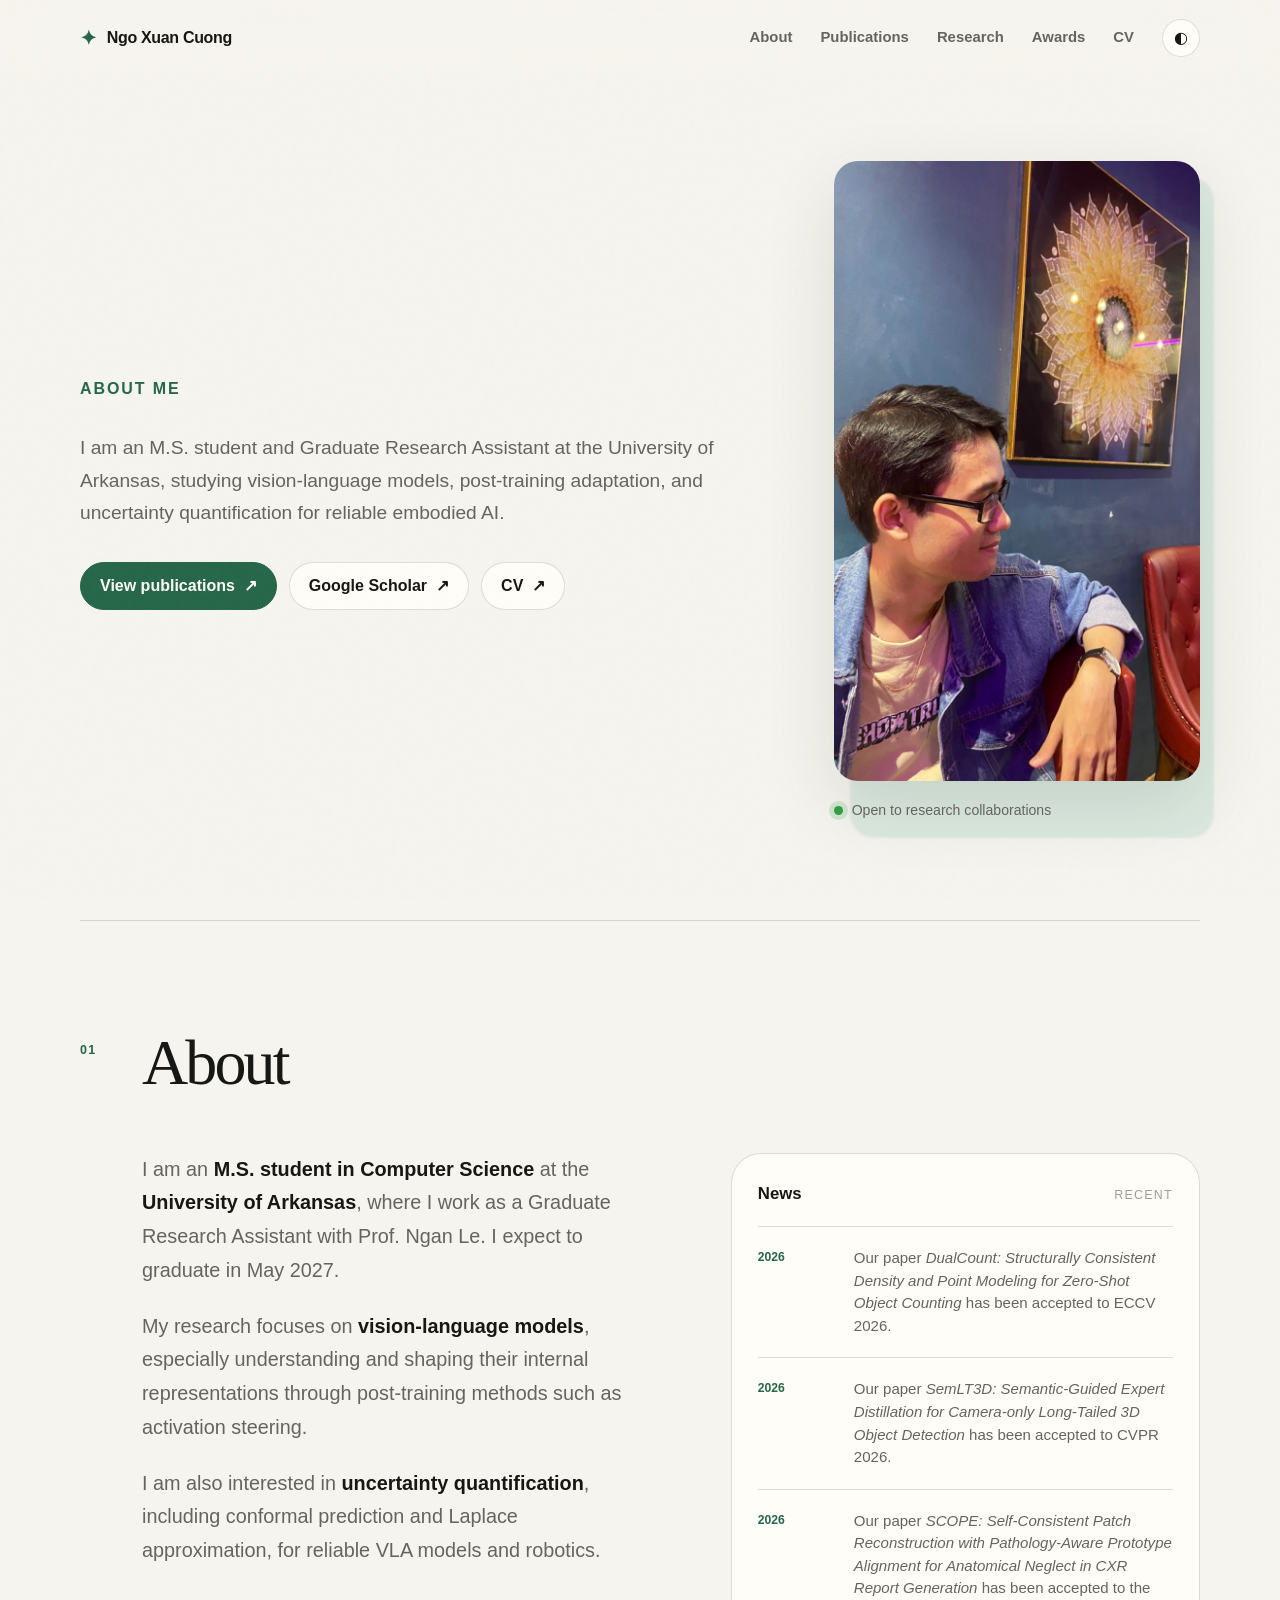
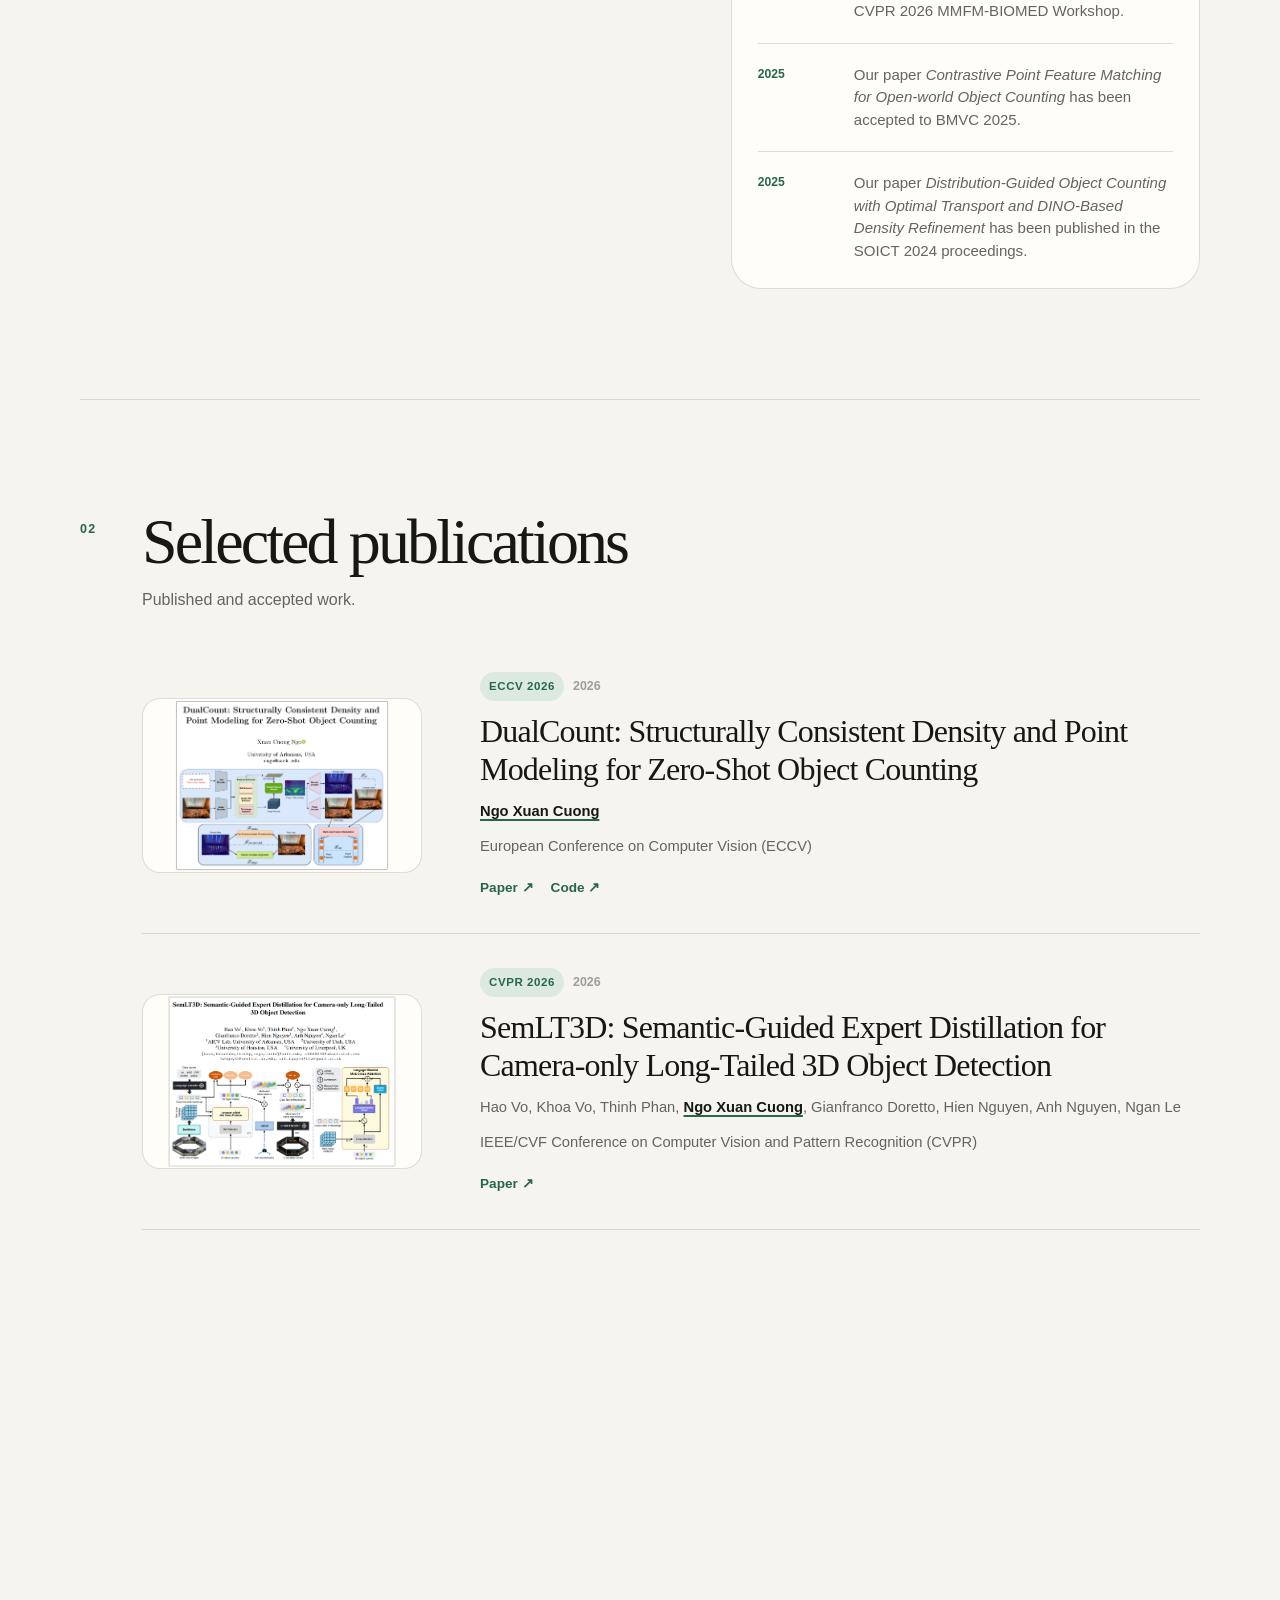
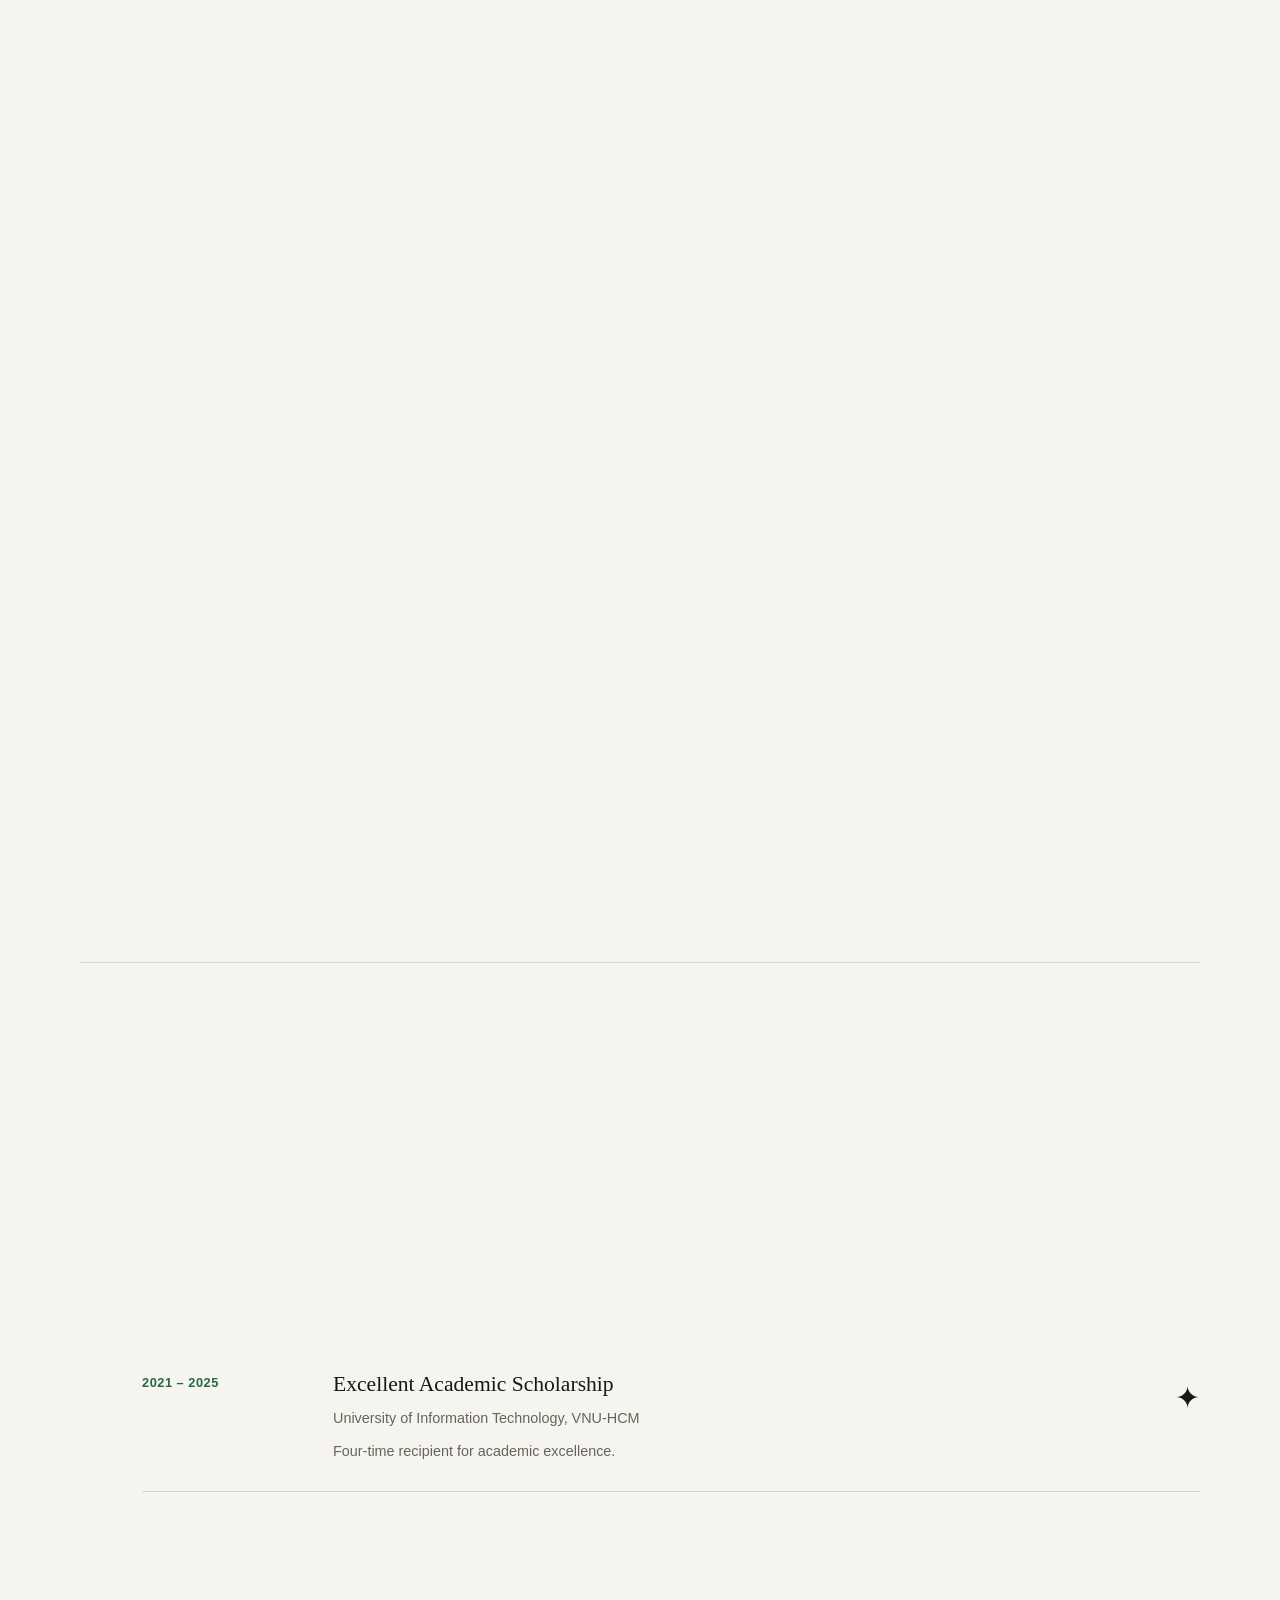
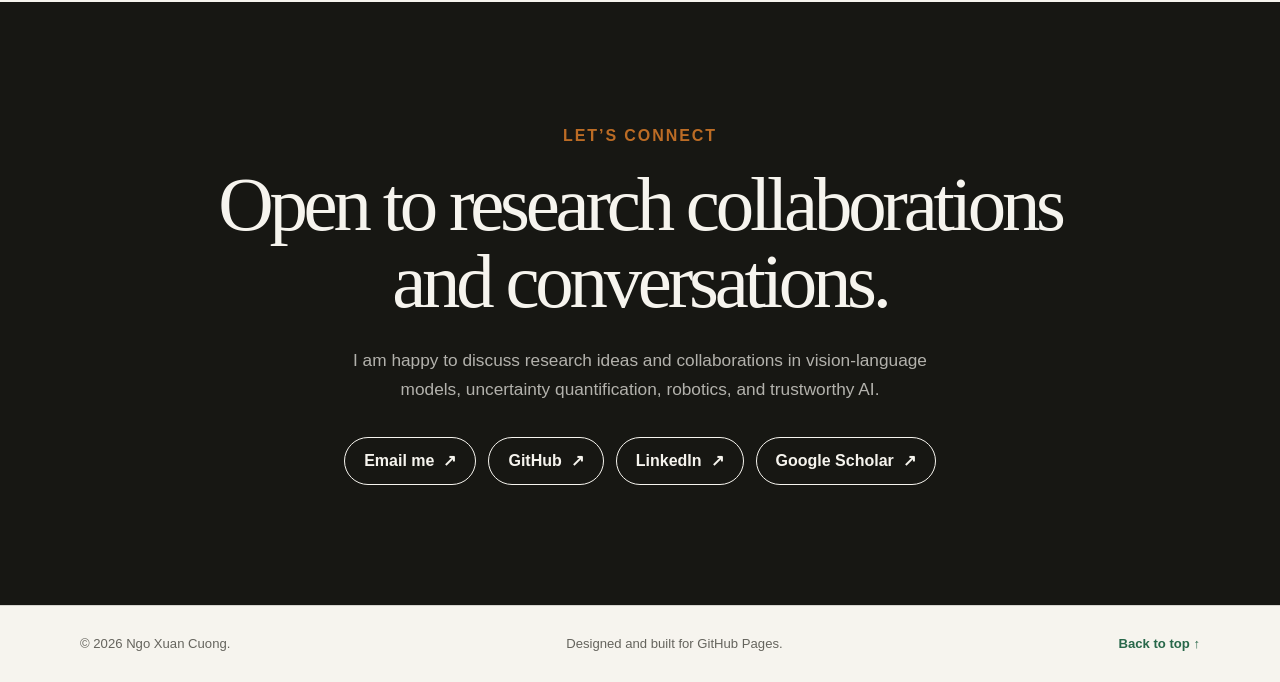
<file: index.html>
<!doctype html>
<html lang="en">
<head>
  <meta charset="utf-8">
  <meta name="viewport" content="width=device-width, initial-scale=1">
  <meta name="theme-color" content="#f6f4ee">
  <meta name="description" content="YOUR NAME — graduate researcher working on computer vision, multimodal learning, medical AI, and trustworthy artificial intelligence.">
  <meta property="og:type" content="website">
  <meta property="og:title" content="YOUR NAME">
  <meta property="og:description" content="Graduate researcher in computer vision and multimodal AI at the University of Arkansas.">
  <meta property="og:image" content="assets/social-card.svg">
  <meta property="og:url" content="https://YOUR_GITHUB_USERNAME.github.io/">
  <meta name="twitter:card" content="summary_large_image">
  <link rel="canonical" href="https://YOUR_GITHUB_USERNAME.github.io/">
  <link rel="icon" href="assets/favicon.svg" type="image/svg+xml">
  <link rel="stylesheet" href="css/styles.css">
  <title>YOUR NAME</title>
  <script>
    (function () {
      const saved = localStorage.getItem('theme');
      const systemDark = window.matchMedia('(prefers-color-scheme: dark)').matches;
      document.documentElement.dataset.theme = saved || (systemDark ? 'dark' : 'light');
    }());
  </script>
</head>
<body>
  <a class="skip-link" href="#main">Skip to content</a>

  <header class="site-header" id="top">
    <div class="shell nav-wrap">
      <a class="brand" href="#top" aria-label="Home">
        <span class="brand-mark" aria-hidden="true">✦</span>
        <span id="nav-name">YOUR NAME</span>
      </a>

      <button class="menu-button" id="menu-button" type="button" aria-controls="site-nav" aria-expanded="false">
        <span class="sr-only">Toggle navigation</span>
        <span></span><span></span><span></span>
      </button>

      <nav class="site-nav" id="site-nav" aria-label="Main navigation">
        <a href="#about">About</a>
        <a href="#publications">Publications</a>
        <a href="#research">Research</a>
        <a href="#awards">Awards</a>
        <a class="cv-nav" id="cv-nav" href="#" hidden>CV</a>
        <button class="theme-button" id="theme-button" type="button" aria-label="Switch color theme">
          <span class="theme-icon" aria-hidden="true">◐</span>
        </button>
      </nav>
    </div>
  </header>

  <main id="main">
    <section class="hero shell" aria-label="Introduction">
      <div class="hero-copy reveal">
        <p class="eyebrow" id="hero-eyebrow">Computer Vision · Multimodal AI</p>
        <p class="hero-intro" id="hero-intro"></p>
        <div class="hero-actions" id="hero-actions"></div>
      </div>

      <figure class="portrait-wrap reveal reveal-delay">
        <div class="portrait-halo" aria-hidden="true"></div>
        <img class="portrait" id="portrait" src="assets/profile_1.jpg" alt="Portrait of YOUR NAME" width="520" height="620">
        <figcaption class="portrait-caption">
          <span class="status-dot" aria-hidden="true"></span>
          <span id="portrait-caption">Open to research collaborations</span>
        </figcaption>
      </figure>
    </section>

    <section class="section shell" id="about" aria-labelledby="about-title">
      <div class="section-heading reveal">
        <p class="section-index">01</p>
        <h2 id="about-title">About</h2>
      </div>
      <div class="about-grid">
        <div class="about-copy reveal" id="about-copy"></div>
        <aside class="news-panel reveal reveal-delay" aria-labelledby="news-title">
          <div class="panel-heading">
            <h3 id="news-title">News</h3>
            <span>Recent</span>
          </div>
          <ol class="timeline" id="news-list"></ol>
        </aside>
      </div>
    </section>

    <section class="section shell" id="publications" aria-labelledby="publications-title">
      <div class="section-heading reveal">
        <p class="section-index">02</p>
        <div>
          <h2 id="publications-title">Selected publications</h2>
          <p class="section-note">Published and accepted work.</p>
        </div>
      </div>
      <div class="publication-list" id="publication-list"></div>
    </section>

    <section class="section shell" id="research" aria-labelledby="research-title">
      <div class="section-heading reveal">
        <p class="section-index">03</p>
        <h2 id="research-title">Research directions</h2>
      </div>
      <div class="research-grid" id="research-grid"></div>
    </section>

    <section class="section shell" id="experience" aria-labelledby="experience-title">
      <div class="section-heading reveal">
        <p class="section-index">04</p>
        <h2 id="experience-title">Experience & education</h2>
      </div>
      <div class="experience-list" id="experience-list"></div>
    </section>

    <section class="section shell" id="awards" aria-labelledby="awards-title">
      <div class="section-heading reveal">
        <p class="section-index">05</p>
        <h2 id="awards-title">Awards</h2>
      </div>
      <div class="award-list" id="award-list"></div>
    </section>

    <section class="contact-section" id="contact" aria-labelledby="contact-title">
      <div class="shell contact-inner reveal">
        <p class="eyebrow">Let’s connect</p>
        <h2 id="contact-title">Open to research collaborations and conversations.</h2>
        <p id="contact-text"></p>
        <div class="contact-links" id="contact-links"></div>
      </div>
    </section>
  </main>

  <footer class="site-footer">
    <div class="shell footer-inner">
      <p>© <span id="current-year"></span> <span id="footer-name">YOUR NAME</span>.</p>
      <p>Designed and built for GitHub Pages.</p>
      <a href="#top">Back to top ↑</a>
    </div>
  </footer>

  <noscript>
    <div class="noscript">This website needs JavaScript enabled to display its content.</div>
  </noscript>

  <script src="js/site-data.js"></script>
  <script src="js/main.js"></script>
</body>
</html>
</file>
<file: css/styles.css>
:root {
  --page: #f6f4ee;
  --surface: #fffdf8;
  --surface-strong: #ffffff;
  --ink: #171713;
  --muted: #65645d;
  --soft: #a09e94;
  --line: rgba(23, 23, 19, 0.14);
  --accent: #276749;
  --accent-soft: #dce9df;
  --accent-2: #bc6c25;
  --shadow: 0 24px 70px rgba(36, 40, 31, 0.12);
  --radius-lg: 30px;
  --radius-md: 18px;
  --shell: 1120px;
  --header-height: 76px;
}

:root[data-theme="dark"] {
  --page: #11130f;
  --surface: #181b16;
  --surface-strong: #20241d;
  --ink: #f0f0e8;
  --muted: #b4b6ac;
  --soft: #7d8277;
  --line: rgba(240, 240, 232, 0.13);
  --accent: #8ac6a5;
  --accent-soft: #243c2e;
  --accent-2: #e6a567;
  --shadow: 0 24px 80px rgba(0, 0, 0, 0.35);
}

* { box-sizing: border-box; }
html { scroll-behavior: smooth; scroll-padding-top: calc(var(--header-height) + 24px); }
body {
  margin: 0;
  background: var(--page);
  color: var(--ink);
  font-family: Inter, ui-sans-serif, -apple-system, BlinkMacSystemFont, "Segoe UI", sans-serif;
  font-size: 16px;
  line-height: 1.7;
  text-rendering: optimizeLegibility;
  -webkit-font-smoothing: antialiased;
}
body::before {
  content: "";
  position: fixed;
  inset: 0;
  pointer-events: none;
  opacity: 0.32;
  background-image: url("data:image/svg+xml,%3Csvg viewBox='0 0 180 180' xmlns='http://www.w3.org/2000/svg'%3E%3Cfilter id='n'%3E%3CfeTurbulence type='fractalNoise' baseFrequency='.85' numOctaves='4' stitchTiles='stitch'/%3E%3C/filter%3E%3Crect width='100%25' height='100%25' filter='url(%23n)' opacity='.045'/%3E%3C/svg%3E");
}
img { display: block; max-width: 100%; }
a { color: inherit; }
button, a { -webkit-tap-highlight-color: transparent; }
button { font: inherit; }
::selection { background: var(--accent); color: var(--surface); }

.shell { width: min(calc(100% - 48px), var(--shell)); margin-inline: auto; }
.sr-only { position: absolute; width: 1px; height: 1px; padding: 0; margin: -1px; overflow: hidden; clip: rect(0,0,0,0); white-space: nowrap; border: 0; }
.skip-link { position: fixed; top: 12px; left: 12px; z-index: 200; transform: translateY(-160%); padding: 10px 14px; border-radius: 999px; background: var(--ink); color: var(--page); text-decoration: none; }
.skip-link:focus { transform: translateY(0); }

.site-header {
  position: sticky;
  top: 0;
  z-index: 100;
  min-height: var(--header-height);
  background: color-mix(in srgb, var(--page) 84%, transparent);
  border-bottom: 1px solid transparent;
  backdrop-filter: blur(18px);
  transition: border-color .2s ease, box-shadow .2s ease;
}
.site-header.scrolled { border-color: var(--line); box-shadow: 0 8px 30px rgba(0,0,0,.04); }
.nav-wrap { min-height: var(--header-height); display: flex; align-items: center; justify-content: space-between; gap: 32px; }
.brand { display: inline-flex; align-items: center; gap: 10px; font-weight: 750; letter-spacing: -.02em; text-decoration: none; }
.brand-mark { color: var(--accent); font-size: 1.25rem; }
.site-nav { display: flex; align-items: center; gap: 28px; }
.site-nav a { position: relative; color: var(--muted); font-size: .93rem; font-weight: 600; text-decoration: none; transition: color .2s ease; }
.site-nav a::after { content: ""; position: absolute; left: 0; right: 100%; bottom: -6px; height: 1px; background: var(--accent); transition: right .2s ease; }
.site-nav a:hover, .site-nav a:focus-visible { color: var(--ink); }
.site-nav a:hover::after, .site-nav a:focus-visible::after { right: 0; }
.theme-button, .menu-button { border: 1px solid var(--line); background: var(--surface); color: var(--ink); cursor: pointer; }
.theme-button { width: 38px; height: 38px; display: grid; place-items: center; border-radius: 50%; transition: transform .2s ease, background .2s ease; }
.theme-button:hover { transform: rotate(14deg); background: var(--accent-soft); }
.menu-button { display: none; width: 44px; height: 44px; padding: 11px; border-radius: 50%; }
.menu-button span:not(.sr-only) { display: block; height: 1.5px; margin: 5px 0; background: currentColor; transition: transform .2s ease, opacity .2s ease; }

.hero { min-height: calc(100svh - var(--header-height)); display: grid; grid-template-columns: minmax(0, 1.28fr) minmax(300px, .72fr); align-items: center; gap: clamp(44px, 8vw, 112px); padding-block: 84px 96px; }
.eyebrow { margin: 0 0 18px; color: var(--accent); font-size: 1rem; font-weight: 800; letter-spacing: .12em; text-transform: uppercase; }
.hero h1 { max-width: 810px; margin: 0; font-family: Georgia, "Times New Roman", serif; font-size: clamp(3.2rem, 7.7vw, 7.2rem); font-weight: 500; letter-spacing: -.065em; line-height: .96; text-wrap: balance; }
.hero-intro { max-width: 700px; margin: 30px 0 0; color: var(--muted); font-size: clamp(1.05rem, 1.5vw, 1.25rem); }
.hero-actions, .contact-links { display: flex; flex-wrap: wrap; gap: 12px; margin-top: 32px; }
.button { display: inline-flex; align-items: center; justify-content: center; gap: 9px; min-height: 48px; padding: 0 19px; border: 1px solid var(--line); border-radius: 999px; background: var(--surface); font-weight: 700; text-decoration: none; transition: transform .2s ease, border-color .2s ease, background .2s ease; }
.button:hover { transform: translateY(-2px); border-color: var(--accent); }
.button-primary { border-color: var(--accent); background: var(--accent); color: var(--surface); }
:root[data-theme="dark"] .button-primary { color: #10140f; }

.portrait-wrap { position: relative; margin: 0; }
.portrait-halo { position: absolute; inset: 16px -14px -14px 16px; border-radius: 24px; background: var(--accent-soft); filter: blur(1px); }
.portrait {
  position: relative;
  width: 100%;
  aspect-ratio: 4 / 5;
  object-fit: cover;
  object-position: center;
  border-radius: 24px;
  box-shadow: var(--shadow);
  filter: saturate(.87) contrast(1.03);
}
.portrait-caption { position: relative; display: inline-flex; align-items: center; gap: 9px; margin-top: 18px; color: var(--muted); font-size: .88rem; }
.status-dot { width: 9px; height: 9px; border-radius: 50%; background: #2f9e44; box-shadow: 0 0 0 5px color-mix(in srgb, #2f9e44 18%, transparent); }

.section { padding-block: 110px; border-top: 1px solid var(--line); }
.section-heading { display: grid; grid-template-columns: 62px minmax(0, 1fr); align-items: start; margin-bottom: 58px; }
.section-index { margin: 9px 0 0; color: var(--accent); font-size: .78rem; font-weight: 800; letter-spacing: .1em; }
.section h2 { margin: 0; font-family: Georgia, "Times New Roman", serif; font-size: clamp(2.45rem, 5vw, 4.5rem); font-weight: 500; letter-spacing: -.045em; line-height: 1; }
.section-note { margin: 12px 0 0; color: var(--muted); }

.about-grid { display: grid; grid-template-columns: minmax(0, 1.08fr) minmax(300px, .92fr); gap: clamp(48px, 8vw, 100px); }
.about-copy { padding-left: 62px; }
.about-copy p { margin: 0 0 22px; color: var(--muted); font-size: clamp(1.08rem, 1.55vw, 1.28rem); }
.about-copy strong { color: var(--ink); }
.about-copy a { color: var(--accent); text-decoration-thickness: 1px; text-underline-offset: 4px; }
.news-panel { align-self: start; padding: 26px; border: 1px solid var(--line); border-radius: var(--radius-lg); background: var(--surface); }
.panel-heading { display: flex; align-items: baseline; justify-content: space-between; padding-bottom: 18px; border-bottom: 1px solid var(--line); }
.panel-heading h3 { margin: 0; font-size: 1.05rem; }
.panel-heading span { color: var(--soft); font-size: .78rem; text-transform: uppercase; letter-spacing: .1em; }
.timeline { list-style: none; margin: 0; padding: 0; }
.timeline li { display: grid; grid-template-columns: 82px minmax(0, 1fr); gap: 14px; padding: 20px 0; border-bottom: 1px solid var(--line); }
.timeline li:last-child { padding-bottom: 0; border-bottom: 0; }
.timeline time { color: var(--accent); font-size: .76rem; font-weight: 800; text-transform: uppercase; }
.timeline p { margin: 0; color: var(--muted); font-size: .94rem; line-height: 1.5; }

.publication-list { display: grid; gap: 34px; padding-left: 62px; }
.publication { display: grid; grid-template-columns: 280px minmax(0, 1fr); gap: clamp(28px, 5vw, 58px); align-items: center; padding-bottom: 34px; border-bottom: 1px solid var(--line); }
.publication:last-child { border-bottom: 0; }
.publication-visual { position: relative; overflow: hidden; aspect-ratio: 16 / 10; border: 1px solid var(--line); border-radius: var(--radius-md); background: var(--surface); }
.publication-visual img {
  width: 100%;
  height: 100%;
  object-fit: contain;
  object-position: center;
  transition: transform .5s ease;
}
.publication:hover .publication-visual img { transform: scale(1.035); }
.pub-meta { display: flex; flex-wrap: wrap; gap: 9px; align-items: center; margin-bottom: 12px; }
.venue-badge { padding: 5px 9px; border-radius: 999px; background: var(--accent-soft); color: var(--accent); font-size: .72rem; font-weight: 850; letter-spacing: .05em; text-transform: uppercase; }
.pub-year { color: var(--soft); font-size: .78rem; font-weight: 700; }
.publication h3 { margin: 0; font-family: Georgia, "Times New Roman", serif; font-size: clamp(1.5rem, 2.5vw, 2.18rem); font-weight: 500; letter-spacing: -.025em; line-height: 1.17; }
.pub-authors, .pub-venue { margin: 12px 0 0; color: var(--muted); font-size: .92rem; line-height: 1.55; }
.pub-authors .me { color: var(--ink); font-weight: 800; text-decoration: underline; text-decoration-color: var(--accent); text-decoration-thickness: 2px; text-underline-offset: 3px; }
.pub-links { display: flex; flex-wrap: wrap; gap: 17px; margin-top: 18px; }
.pub-links a { color: var(--accent); font-size: .85rem; font-weight: 800; text-decoration: none; }
.pub-links a:hover { text-decoration: underline; text-underline-offset: 4px; }

.research-grid { display: grid; grid-template-columns: repeat(3, 1fr); gap: 18px; padding-left: 62px; }
.research-card { min-height: 285px; display: flex; flex-direction: column; padding: 28px; border: 1px solid var(--line); border-radius: var(--radius-lg); background: var(--surface); transition: transform .25s ease, border-color .25s ease, box-shadow .25s ease; }
.research-card:hover { transform: translateY(-5px); border-color: color-mix(in srgb, var(--accent) 52%, var(--line)); box-shadow: var(--shadow); }
.research-number { margin: 0 0 auto; color: var(--accent); font-weight: 800; }
.research-card h3 { margin: 60px 0 12px; font-family: Georgia, "Times New Roman", serif; font-size: 1.55rem; font-weight: 500; line-height: 1.15; }
.research-card p { margin: 0; color: var(--muted); font-size: .93rem; }

.experience-list, .award-list { padding-left: 62px; }
.experience-item, .award-item { display: grid; grid-template-columns: 165px minmax(0, 1fr) minmax(120px, .45fr); gap: 26px; padding: 28px 0; border-bottom: 1px solid var(--line); }
.experience-item:first-child, .award-item:first-child { border-top: 1px solid var(--line); }
.item-period { color: var(--accent); font-size: .8rem; font-weight: 800; text-transform: uppercase; letter-spacing: .04em; }
.item-title { margin: 0; font-family: Georgia, "Times New Roman", serif; font-size: 1.35rem; font-weight: 500; line-height: 1.2; }
.item-subtitle, .item-description { margin: 8px 0 0; color: var(--muted); font-size: .9rem; }
.item-place { color: var(--muted); font-size: .92rem; text-align: right; }
.award-icon { font-size: 1.9rem; text-align: right; }

.contact-section { padding-block: 120px; background: var(--ink); color: var(--page); }
:root[data-theme="dark"] .contact-section { background: #e9eadf; color: #171713; }
.contact-inner { text-align: center; }
.contact-inner .eyebrow { color: var(--accent-2); }
.contact-inner h2 { max-width: 900px; margin: 0 auto; font-family: Georgia, "Times New Roman", serif; font-size: clamp(2.8rem, 6vw, 6rem); font-weight: 500; letter-spacing: -.055em; line-height: 1; text-wrap: balance; }
.contact-inner > p:not(.eyebrow) { max-width: 620px; margin: 25px auto 0; opacity: .7; font-size: 1.08rem; }
.contact-links { justify-content: center; }
.contact-links .button { background: transparent; border-color: currentColor; }
.contact-links .button:hover { background: var(--page); color: var(--ink); }
:root[data-theme="dark"] .contact-links .button:hover { background: #171713; color: #f0f0e8; }

.site-footer { padding-block: 27px; border-top: 1px solid var(--line); }
.footer-inner { display: flex; align-items: center; justify-content: space-between; gap: 22px; color: var(--muted); font-size: .82rem; }
.footer-inner p { margin: 0; }
.footer-inner a { color: var(--accent); font-weight: 700; text-decoration: none; }
.noscript { position: fixed; right: 15px; bottom: 15px; z-index: 300; padding: 12px 16px; border-radius: 12px; background: #b42318; color: white; }

.reveal { opacity: 0; transform: translateY(20px); transition: opacity .7s ease, transform .7s ease; }
.reveal-delay { transition-delay: .12s; }
.reveal.is-visible { opacity: 1; transform: none; }

@media (prefers-reduced-motion: reduce) {
  html { scroll-behavior: auto; }
  *, *::before, *::after { animation-duration: .01ms !important; animation-iteration-count: 1 !important; transition-duration: .01ms !important; }
  .reveal { opacity: 1; transform: none; }
}

@media (max-width: 900px) {
  .hero { grid-template-columns: 1fr; min-height: auto; padding-top: 68px; }
  .hero-copy { order: 1; }
  .portrait-wrap { order: 2; max-width: 520px; }
  .about-grid { grid-template-columns: 1fr; }
  .about-copy { padding-left: 62px; }
  .publication { grid-template-columns: 230px minmax(0, 1fr); }
  .research-grid { grid-template-columns: 1fr; }
  .research-card { min-height: 220px; }
  .research-card h3 { margin-top: 42px; }
}

@media (max-width: 740px) {
  :root { --header-height: 68px; }
  .shell { width: min(calc(100% - 32px), var(--shell)); }
  .menu-button { display: block; }
  .menu-button[aria-expanded="true"] span:nth-of-type(1) { transform: translateY(6.5px) rotate(45deg); }
  .menu-button[aria-expanded="true"] span:nth-of-type(2) { opacity: 0; }
  .menu-button[aria-expanded="true"] span:nth-of-type(3) { transform: translateY(-6.5px) rotate(-45deg); }
  .site-nav { position: absolute; top: calc(100% + 1px); left: 0; right: 0; display: none; flex-direction: column; align-items: stretch; gap: 0; padding: 10px 16px 20px; background: var(--page); border-bottom: 1px solid var(--line); box-shadow: 0 18px 35px rgba(0,0,0,.08); }
  .site-nav.open { display: flex; }
  .site-nav a { padding: 13px 8px; }
  .site-nav a::after { display: none; }
  .theme-button { margin: 10px 8px 0; }
  .hero { padding-block: 58px 76px; gap: 55px; }
  .hero h1 { font-size: clamp(3rem, 15vw, 5rem); }
  .portrait-wrap { max-width: 420px; }
  .section { padding-block: 82px; }
  .section-heading { grid-template-columns: 42px minmax(0, 1fr); margin-bottom: 44px; }
  .section-index { margin-top: 5px; }
  .about-copy, .publication-list, .research-grid, .experience-list, .award-list { padding-left: 0; }
  .publication { grid-template-columns: 1fr; }
  .publication-visual { max-width: 500px; }
  .experience-item, .award-item { grid-template-columns: 1fr; gap: 8px; }
  .item-place, .award-icon { text-align: left; }
  .footer-inner { flex-direction: column; align-items: flex-start; gap: 7px; }
}

@media (max-width: 430px) {
  .timeline li { grid-template-columns: 68px minmax(0, 1fr); }
  .button { width: 100%; }
  .hero-actions, .contact-links { display: grid; grid-template-columns: 1fr; }
}

.pub-link-disabled {
  display: inline-flex;
  align-items: center;
  min-height: 34px;
  padding: 6px 11px;
  border: 1px dashed var(--line);
  border-radius: 999px;
  color: var(--muted);
  cursor: not-allowed;
  font-size: .84rem;
  font-weight: 700;
  opacity: .82;
}
</file>
